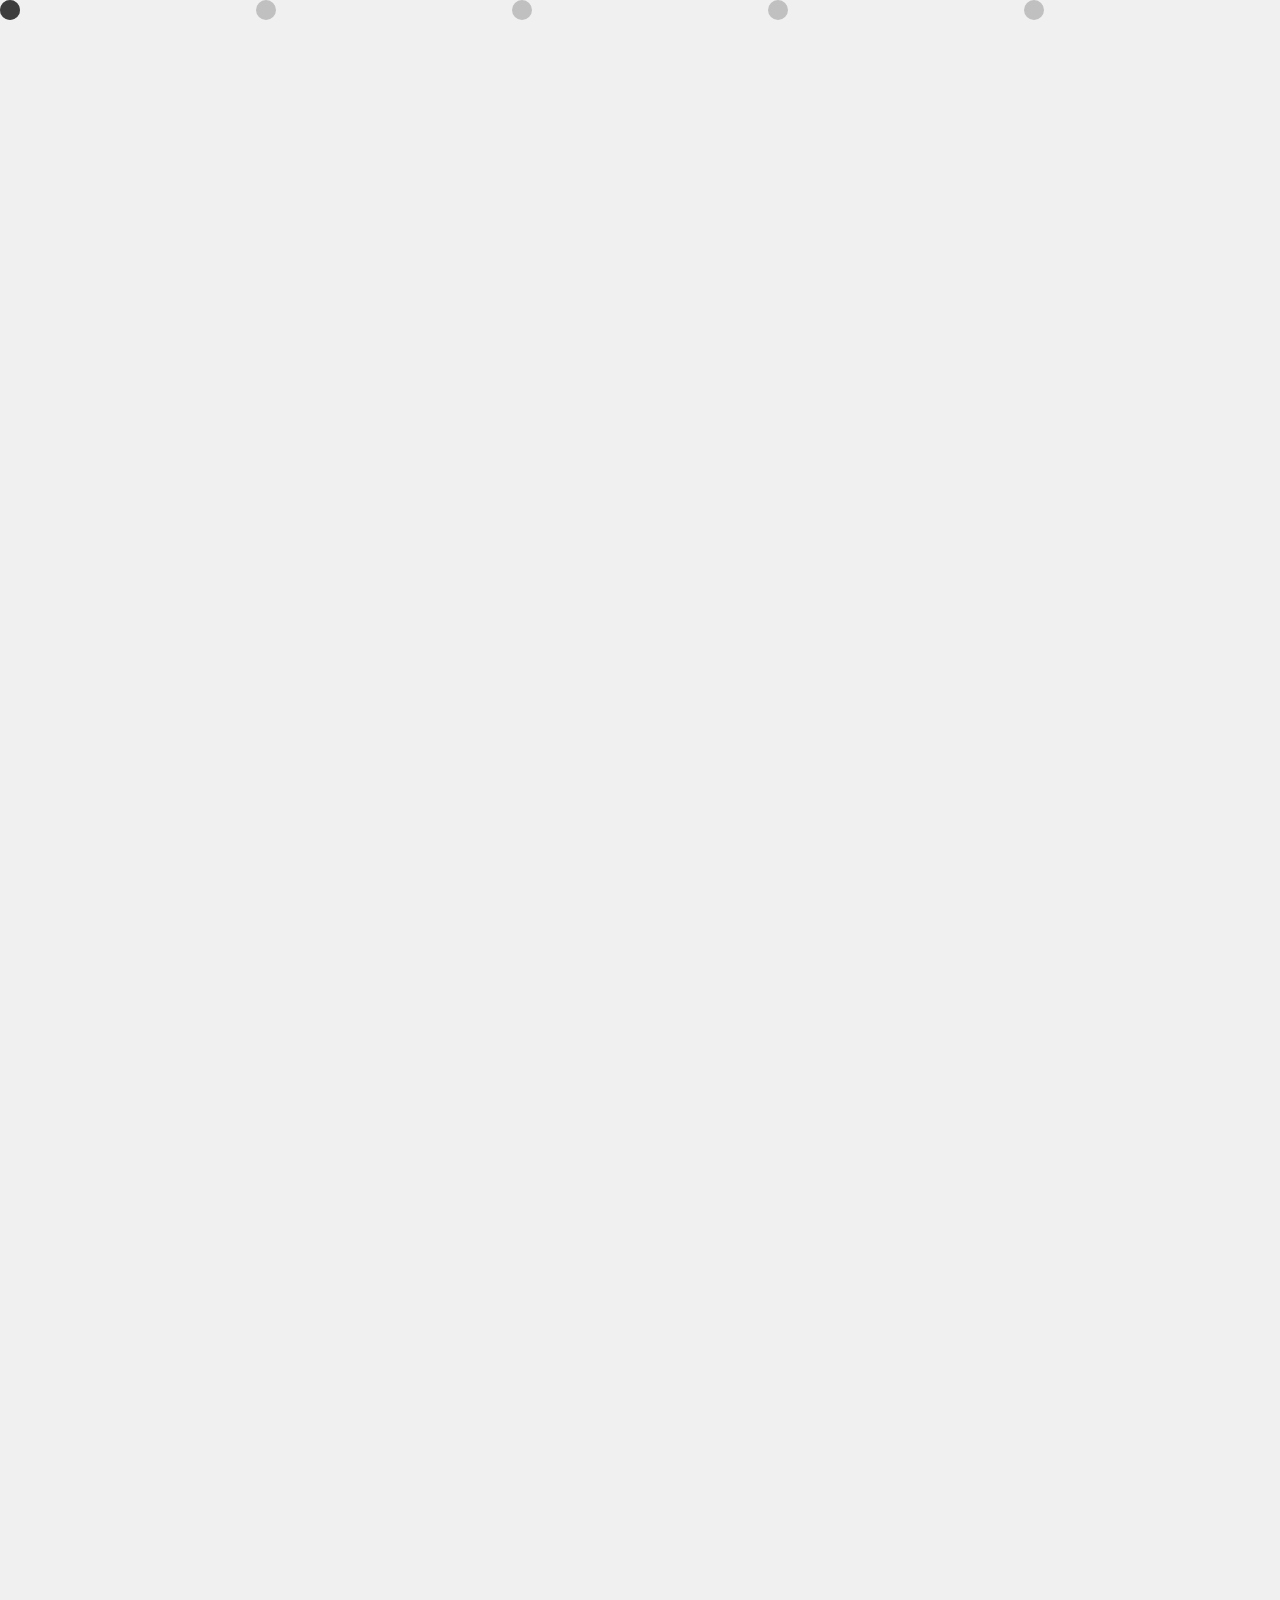
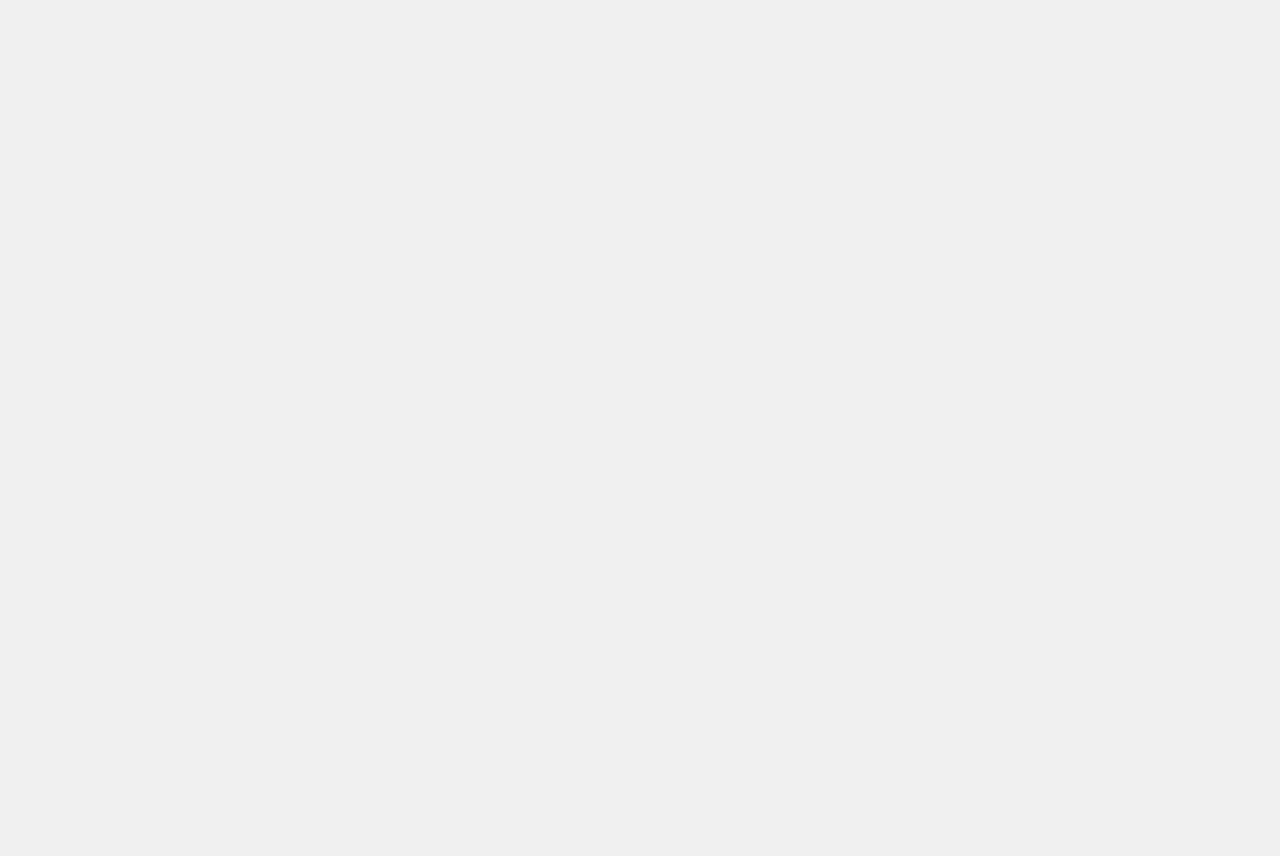
<file: akal/index.html>
<!DOCTYPE html>
<html lang="en">
<head>
  <meta charset="UTF-8" />
  <meta name="viewport" content="width=device-width, initial-scale=1.0"/>
  <title>RRIntelligence – AI for Real Estate</title>
  <link rel="stylesheet" href="style.css" />
</head>
<body>

<!-- Bubble Background -->
<div class="bubbles">
  <div></div><div></div><div></div><div></div><div></div>
  <div></div><div></div><div></div><div></div><div></div>
</div>

<header class="header reveal">
  <img src="./fotor-20250421191745.png" alt="RR Intelligence Logo" class="logo" />
  <h1>Make Your Real Estate Business Smarter with AI</h1>
  <p>We create simple, custom, and affordable AI tools for real estate businesses.</p>
   <p><a href="https://calendly.com/rrintelligence16/30min"  class="btn">Book a Free Discovery Call</a></p>
  <!-- <button class="btn outline">Watch How AI Can Help You</button> -->
</header>

<section class="about reveal">
  <h2>About Us</h2>
  <p>We are an AI Automation Agency for real estate. Our mission is to simplify AI and make it accessible.</p>
</section>

<section class="faq reveal">
  <h2>FAQs</h2>
  <ul>
    <li><strong>Is AI complicated?</strong> Nope! We handle everything.</li>
    <li><strong>Do I need AI if I already use tools?</strong> AI enhances them!</li>
    <li><strong>Is AI only for big companies?</strong> Not anymore. We're here for you.</li>
    <li><strong>What can AI solve in real estate?</strong> Customer response, lead matching, automation and more.</li>
    <li><strong>Do I need tech skills?</strong> No! It's super easy.</li>
    <li><strong>What’s the cost?</strong> Affordable and custom to your needs.</li>
  </ul>
</section>

<section class="process reveal">
  <h2>How We Work</h2>
  <ol>
    <li>Understand Your Problems</li>
    <li>Design the Right Solution</li>
    <li>Develop and Build</li>
    <li>Deliver and Deploy</li>
    <li>Ongoing Support</li>
  </ol>
  <a href="redirect.html">
    <button class="btn">Let’s Build Together</button>
  </a>
  <!-- <button class="btn">Let’s Build Together</button> -->
</section>

<!-- <section class="testimonials reveal">
  <h2>Testimonials</h2>
  <div class="slider">
    <div class="slide active">"RRIntelligence changed how I run my agency!" – Sunil R.</div>
    <div class="slide">"Saved 10+ hours a week with automation!" – Anjali P.</div>
    <div class="slide">"Super easy to use, even for a non-tech person." – Rohan K.</div>
  </div>
</section> -->

<section class="contact reveal">
  <h2>Contact Us</h2>
  <p>Email: <a href="mailto:rrintelligence16@gmail.com">rrintelligence16@gmail.com</a></p>
  <p>Address: Vrindavan, India</p>
  <p><a href="https://calendly.com/rrintelligence16/30min" target="_blank" class="btn">Book My Free Call Now</a></p>
</section>

<footer class="footer reveal">
  <h3>Stay Connected</h3>
  <p><a href="https://www.linkedin.com/company/rrintelligence-ai/" target="_blank">LinkedIn</a> | 
     <a href="https://t.me/RRintelligence_AI" target="_blank">Telegram</a> |
   <a href="https://www.instagram.com/rrintelligence/">Instagram</a> |
  <a href="https://www.facebook.com/profile.php?id=61576001277001">Facebook</a> |</p>
</footer>

<script src="script.js"></script>
  <script type="text/javascript">
  (function(d, t) {
      var v = d.createElement(t), s = d.getElementsByTagName(t)[0];
      v.onload = function() {
        window.voiceflow.chat.load({
          verify: { projectID: '685d570858379ac272fc22b7' },
          url: 'https://general-runtime.voiceflow.com',
          versionID: 'production',
          voice: {
            url: "https://runtime-api.voiceflow.com"
          }
        });
      }
      v.src = "https://cdn.voiceflow.com/widget-next/bundle.mjs"; v.type = "text/javascript"; s.parentNode.insertBefore(v, s);
  })(document, 'script');
</script>
</body>
</html>
</file>
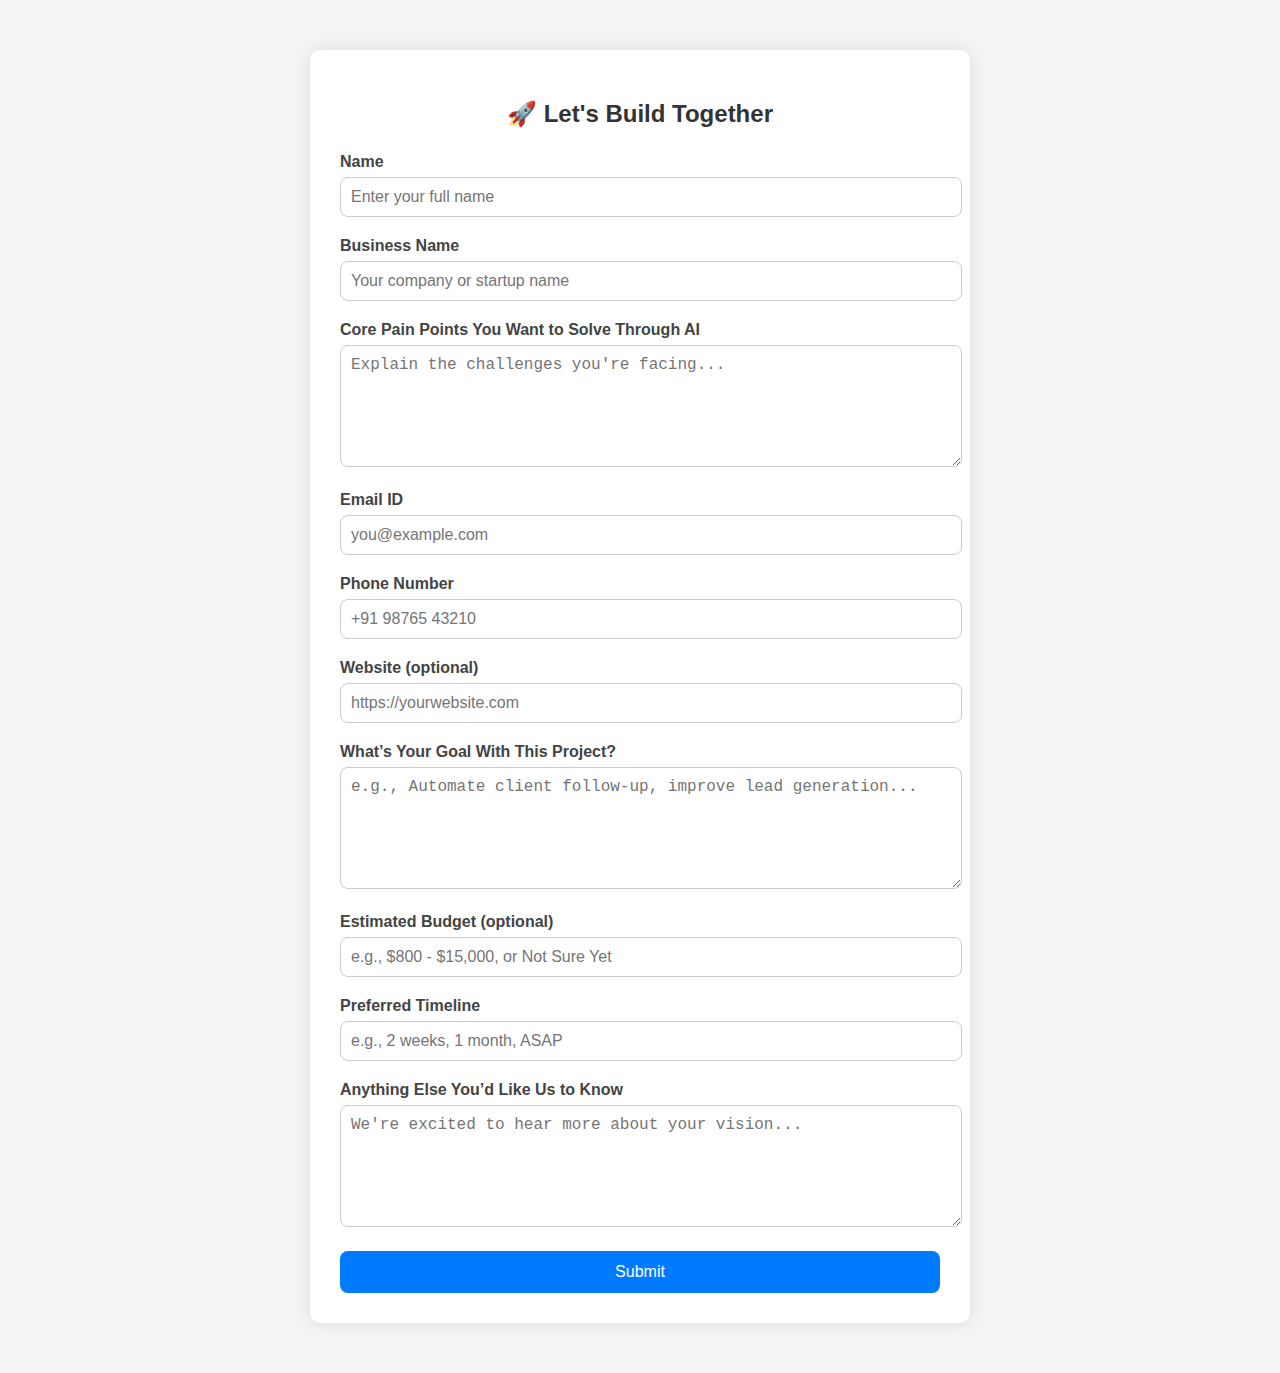
<file: akal/redirect.html>
<!DOCTYPE html>
<html lang="en">
<head>
  <meta charset="UTF-8" />
  <meta name="viewport" content="width=device-width, initial-scale=1.0"/>
  <title>Let's Build Together</title>
  <style>
    body {
      font-family: Arial, sans-serif;
      background-color: #f3f4f6;
      margin: 0;
      padding: 0;
    }

    .container {
      max-width: 600px;
      margin: 50px auto;
      background: #fff;
      padding: 30px;
      border-radius: 10px;
      box-shadow: 0 0 15px rgba(0,0,0,0.1);
    }

    h2 {
      text-align: center;
      margin-bottom: 25px;
      color: #333;
    }

    label {
      display: block;
      margin-bottom: 6px;
      font-weight: bold;
      color: #444;
    }

    input, textarea {
      width: 100%;
      padding: 10px;
      margin-bottom: 20px;
      border: 1px solid #ccc;
      border-radius: 8px;
      font-size: 16px;
    }

    textarea {
      resize: vertical;
      height: 100px;
    }

    button {
      background-color: #007bff;
      color: #fff;
      padding: 12px 20px;
      border: none;
      border-radius: 8px;
      font-size: 16px;
      cursor: pointer;
      transition: background-color 0.3s ease;
      width: 100%;
    }

    button:hover {
      background-color: #0056b3;
    }

    @media (max-width: 600px) {
      .container {
        margin: 20px;
        padding: 20px;
      }
    }
  </style>
</head>
<body>

  <div class="container">
    <h2>🚀 Let's Build Together</h2>
    
    <form action="https://formsubmit.co/rrintelligence16@gmail.com" method="POST">
      
      <!-- HIDDEN CONFIG -->
      <input type="hidden" name="_subject" value="New Client Inquiry from Let's Build Together Page">
      <input type="hidden" name="_captcha" value="false">
      <input type="hidden" name="_template" value="box">
      
      <label for="name">Name</label>
      <input type="text" id="name" name="Name" placeholder="Enter your full name" required>

      <label for="business">Business Name</label>
      <input type="text" id="business" name="Business Name" placeholder="Your company or startup name">

      <label for="painpoints">Core Pain Points You Want to Solve Through AI</label>
      <textarea id="painpoints" name="Pain Points" placeholder="Explain the challenges you're facing..." required></textarea>

      <label for="email">Email ID</label>
      <input type="email" id="email" name="Email" placeholder="you@example.com" required>

      <label for="phone">Phone Number</label>
      <input type="tel" id="phone" name="Phone" placeholder="+91 98765 43210">

      <label for="website">Website (optional)</label>
      <input type="url" id="website" name="Website" placeholder="https://yourwebsite.com">

      <label for="goals">What’s Your Goal With This Project?</label>
      <textarea id="goals" name="Project Goal" placeholder="e.g., Automate client follow-up, improve lead generation..."></textarea>

      <label for="budget">Estimated Budget (optional)</label>
      <input type="text" id="budget" name="Budget" placeholder="e.g., $800 - $15,000, or Not Sure Yet">

      <label for="timeline">Preferred Timeline</label>
      <input type="text" id="timeline" name="Timeline" placeholder="e.g., 2 weeks, 1 month, ASAP">

      <label for="message">Anything Else You’d Like Us to Know</label>
      <textarea id="message" name="Extra Info" placeholder="We're excited to hear more about your vision..."></textarea>

      <button type="submit">Submit</button>
    </form>
  </div>

</body>
</html>
</file>
<file: akal/style.css>
* {
    margin: 0;
    padding: 0;
    box-sizing: border-box;
    scroll-behavior: smooth;
}
body {
    font-family: Arial, sans-serif;
    background: #f0f0f0; /* Light background */
    color: #333; /* Dark text for readability */
    position: relative;
    overflow-x: hidden;
    padding-bottom: 100px;
    font-size: 18px;
    line-height: 1.6;
}

/* Header Section */
.header {
    text-align: center;
    padding: 80px 20px;
    position: relative;
    z-index: 2;
}

.logo {
    max-width: 200px;
    margin-bottom: 20px;
}

h1 {
    font-size: 36px;
    font-weight: bold;
    margin-bottom: 20px;
}

p {
    font-size: 18px;
    margin-bottom: 20px;
}

.btn {
    padding: 15px 30px;
    margin: 10px;
    border: none;
    background: #6a00ff;
    color: #fff;
    font-weight: bold;
    cursor: pointer;
    font-size: 18px;
    transition: background 0.3s;
}

.btn.outline {
    background: transparent;
    border: 2px solid #6a00ff;
    color: #6a00ff;
}

.btn:hover {
    background: #5a00cc;
}

/* About Section */
.about {
    text-align: center;
    padding: 80px 20px;
    max-width: 900px;
    margin: auto;
}

.about h2 {
    font-size: 30px;
    margin-bottom: 20px;
}

.about p {
    font-size: 18px;
}

/* FAQ Section */
.faq {
    padding: 80px 20px;
    max-width: 900px;
    margin: auto;
}

.faq h2 {
    font-size: 30px;
    margin-bottom: 20px;
}

.faq ul {
    list-style: none;
    padding-left: 20px;
}

.faq li {
    font-size: 18px;
    margin-bottom: 10px;
}

/* Process Section */
.process {
    padding: 80px 20px;
    background: #f9f9f9;
    text-align: center;
}

.process h2 {
    font-size: 30px;
    margin-bottom: 20px;
}

.process ol {
    list-style: decimal;
    padding-left: 20px;
}

.process li {
    font-size: 18px;
    margin-bottom: 10px;
}

/* Testimonials Section */
.testimonials {
    padding: 80px 20px;
    text-align: center;
}

.testimonials h2 {
    font-size: 30px;
    margin-bottom: 20px;
}

.slider {
    max-width: 600px;
    margin: auto;
    overflow: hidden;
    position: relative;
}

.slide {
    display: none;
    font-size: 18px;
    font-style: italic;
    color: #444;
}

.slide.active {
    display: block;
}

/* Contact Section */
.contact {
    padding: 80px 20px;
    text-align: center;
}

.contact h2 {
    font-size: 30px;
    margin-bottom: 20px;
}

.contact p {
    font-size: 18px;
}

/* Footer Section */
.footer {
    text-align: center;
    background: #111;
    padding: 40px 20px;
    color: #fff;
}

.footer h3 {
    font-size: 24px;
    margin-bottom: 20px;
}

/* Bubbles Animation */
.bubbles div {
    position: absolute;
    width: 20px;
    height: 20px;
    background: rgba(0, 0, 0, 0.2);
    border-radius: 50%;
    animation: rise 20s linear infinite;
}

.bubbles div:nth-child(2) { left: 20%; animation-duration: 15s; }
.bubbles div:nth-child(3) { left: 40%; animation-duration: 18s; }
.bubbles div:nth-child(4) { left: 60%; animation-duration: 12s; }
.bubbles div:nth-child(5) { left: 80%; animation-duration: 25s; }

@keyframes rise {
    from { bottom: -50px; }
    to { bottom: 100%; }
}

/* Scroll Reveal */
.reveal {
    opacity: 0;
    transform: translateY(50px);
    transition: all 1s ease;
}

.reveal.visible {
    opacity: 1;
    transform: translateY(0);
}
</file>
